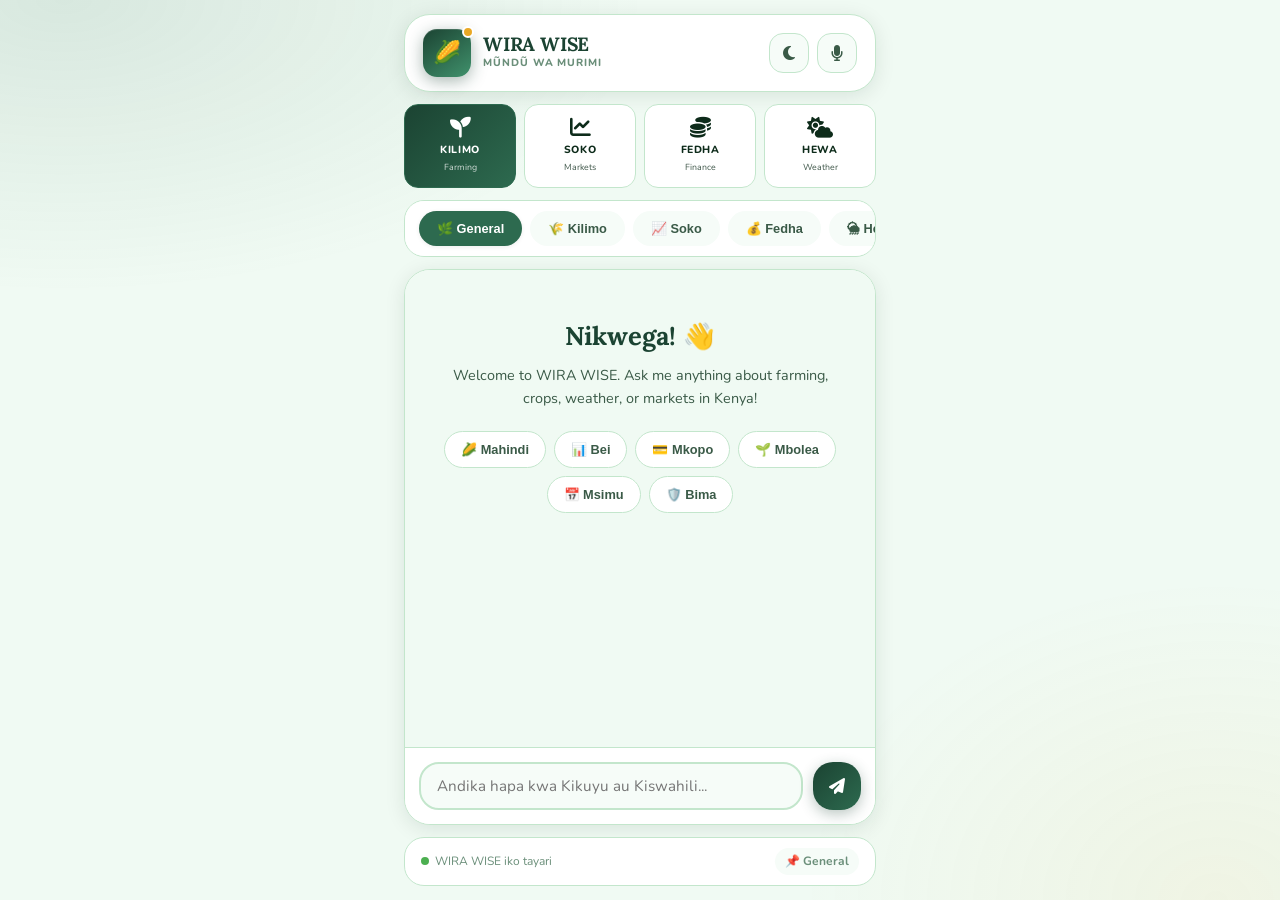
<file: frontend/index.html>
<!DOCTYPE html>
<html lang="sw" dir="ltr">
<head>
    <meta charset="UTF-8">
    <meta name="viewport" content="width=device-width, initial-scale=1.0, maximum-scale=5.0, user-scalable=yes">
    <meta name="theme-color" content="#1b4332">
    <meta name="description" content="WIRA WISE - Mũndũ wa Murimi | Kikuyu Agricultural Assistant">
    <title>WIRA WISE – Mũndũ wa Murimi</title>
    <link rel="preconnect" href="https://fonts.googleapis.com">
    <link href="https://fonts.googleapis.com/css2?family=Lora:ital,wght@0,400;0,600;0,700;1,400&family=Nunito:wght@400;600;700;800;900&display=swap" rel="stylesheet">
    <link rel="stylesheet" href="https://cdnjs.cloudflare.com/ajax/libs/font-awesome/6.4.0/css/all.min.css">
    <style>
        /* ═══════════════════════════════════════════
           DESIGN TOKENS - WIRA WISE BLENDED DESIGN
        ═══════════════════════════════════════════ */
        :root {
            --c-moss:   #1b4332;
            --c-fern:   #2d6a4f;
            --c-leaf:   #40916c;
            --c-sage:   #74c69d;
            --c-mist:   #b7e4c7;
            --c-dew:    #d8f3dc;
            --c-gold:   #e9a825;
            --c-amber:  #f4a261;
            --kenya-red: #DC143C;
            
            --bg:           #f0faf3;
            --bg-alt:       #e4f4e9;
            --surface:      #ffffff;
            --surface-alt:  #f6fcf8;
            --border:       #c3e6cc;
            --border-hi:    #74c69d;
            --tx-1:         #0d2b1a;
            --tx-2:         #3a5a47;
            --tx-3:         #6b8f7a;
            --tx-inv:       #ffffff;
            --accent:       #2d6a4f;
            --accent-glow:  rgba(45,106,79,0.18);
            
            --sh-sm: 0 1px 4px rgba(13,43,26,0.08);
            --sh-md: 0 4px 20px rgba(13,43,26,0.10);
            --sh-lg: 0 8px 40px rgba(13,43,26,0.14);
            
            --r-sm: 8px;
            --r-md: 14px;
            --r-lg: 20px;
            --r-xl: 26px;
            --r-f:  999px;
            
            --ease: cubic-bezier(0.16,1,0.3,1);
            --tf:   150ms;
            --tb:   260ms;
            --ts:   420ms;
        }

        [data-theme="dark"] {
            --bg:          #0a1f12;
            --bg-alt:      #0d2419;
            --surface:     #112b1a;
            --surface-alt: #0f2416;
            --border:      #1e4a2a;
            --border-hi:   #2d6a4f;
            --tx-1:        #e8f5ec;
            --tx-2:        #9ed4b2;
            --tx-3:        #5e9e78;
            --sh-md:       0 4px 20px rgba(0,0,0,0.4);
            --sh-lg:       0 8px 40px rgba(0,0,0,0.5);
            --accent-glow: rgba(116,198,157,0.14);
        }

        * { box-sizing: border-box; margin: 0; padding: 0; }
        html { font-size: 16px; scroll-behavior: smooth; }
        body {
            font-family: 'Nunito',system-ui,sans-serif;
            background: var(--bg);
            color: var(--tx-1);
            line-height: 1.6;
            min-height: 100vh;
            transition: background var(--tb) var(--ease), color var(--tb) var(--ease);
            overflow-x: hidden;
        }
        
        /* Background effects */
        body::before {
            content: '';
            position: fixed;
            inset: 0;
            z-index: 0;
            pointer-events: none;
            background:
                radial-gradient(ellipse 70% 50% at 5% 0%, rgba(45,106,79,0.12) 0%, transparent 65%),
                radial-gradient(ellipse 50% 55% at 95% 100%, rgba(233,168,37,0.07) 0%, transparent 65%);
        }

        /* ═══════════════════════════════════════════
           APP CONTAINER
        ═══════════════════════════════════════════ */
        .app {
            position: relative;
            z-index: 1;
            max-width: 500px;
            margin: 0 auto;
            padding: 14px;
            display: flex;
            flex-direction: column;
            gap: 12px;
            min-height: 100vh;
        }

        /* ═══════════════════════════════════════════
           HEADER
        ═══════════════════════════════════════════ */
        .header {
            background: var(--surface);
            border: 1.5px solid var(--border);
            border-radius: var(--r-xl);
            box-shadow: var(--sh-md);
            padding: 14px 18px;
            display: flex;
            align-items: center;
            justify-content: space-between;
            animation: fadeDown var(--ts) var(--ease) both;
        }
        
        @keyframes fadeDown {
            from { opacity: 0; transform: translateY(-10px); }
            to { opacity: 1; transform: none; }
        }

        .brand {
            display: flex;
            align-items: center;
            gap: 12px;
        }

        .logo-box {
            position: relative;
            width: 48px;
            height: 48px;
            flex-shrink: 0;
        }

        .logo-face {
            width: 48px;
            height: 48px;
            background: linear-gradient(145deg, var(--c-moss), var(--c-leaf));
            border-radius: 14px;
            display: flex;
            align-items: center;
            justify-content: center;
            font-size: 1.4rem;
            box-shadow: 0 4px 16px rgba(27,67,50,0.38), inset 0 1px 0 rgba(255,255,255,0.15);
            transition: transform var(--tb) var(--ease);
        }

        .logo-box:hover .logo-face {
            transform: rotate(-5deg) scale(1.06);
        }

        .logo-dot {
            position: absolute;
            top: -3px;
            right: -3px;
            width: 12px;
            height: 12px;
            background: var(--c-gold);
            border-radius: 50%;
            border: 2px solid var(--surface);
            animation: pulseDot 2.4s ease-in-out infinite;
        }

        @keyframes pulseDot {
            0%, 100% { transform: scale(1); opacity: 1; }
            50% { transform: scale(1.35); opacity: 0.7; }
        }

        .brand-text h1 {
            font-family: 'Lora', Georgia, serif;
            font-size: 1.2rem;
            font-weight: 700;
            color: var(--c-moss);
            line-height: 1.1;
            letter-spacing: -0.01em;
        }

        .brand-text p {
            font-size: 0.65rem;
            color: var(--tx-3);
            font-weight: 800;
            text-transform: uppercase;
            letter-spacing: 0.09em;
        }

        .header-actions {
            display: flex;
            align-items: center;
            gap: 8px;
        }

        .icon-btn {
            width: 40px;
            height: 40px;
            border: 1.5px solid var(--border);
            border-radius: var(--r-md);
            background: var(--surface-alt);
            color: var(--tx-2);
            display: flex;
            align-items: center;
            justify-content: center;
            cursor: pointer;
            transition: all var(--tb) var(--ease);
            font-size: 1rem;
        }

        .icon-btn:hover {
            border-color: var(--border-hi);
            color: var(--accent);
        }

        .icon-btn.active {
            background: var(--accent);
            border-color: var(--accent);
            color: var(--tx-inv);
        }

        /* ═══════════════════════════════════════════
           FEATURE CARDS
        ═══════════════════════════════════════════ */
        .features {
            display: grid;
            grid-template-columns: repeat(4, 1fr);
            gap: 8px;
            animation: fadeUp var(--ts) var(--ease) 100ms both;
        }
        
        @keyframes fadeUp {
            from { opacity: 0; transform: translateY(10px); }
            to { opacity: 1; transform: none; }
        }

        .feature-card {
            background: var(--surface);
            border: 1.5px solid var(--border);
            border-radius: var(--r-md);
            padding: 12px 8px;
            text-align: center;
            cursor: pointer;
            transition: all var(--tb) var(--ease);
        }

        .feature-card:hover {
            border-color: var(--border-hi);
            transform: translateY(-2px);
            box-shadow: var(--sh-md);
        }

        .feature-card.active {
            background: linear-gradient(135deg, var(--c-moss), var(--c-fern));
            border-color: var(--c-fern);
            color: white;
        }

        .feature-card i {
            font-size: 1.3rem;
            margin-bottom: 4px;
            display: block;
        }

        .feature-card h3 {
            font-size: 0.65rem;
            font-weight: 800;
            text-transform: uppercase;
            letter-spacing: 0.05em;
        }

        .feature-card p {
            font-size: 0.55rem;
            opacity: 0.8;
            margin-top: 2px;
        }

        /* ═══════════════════════════════════════════
           TOPICS BAR
        ═══════════════════════════════════════════ */
        .topics {
            display: flex;
            gap: 8px;
            padding: 10px 14px;
            background: var(--surface);
            border: 1.5px solid var(--border);
            border-radius: var(--r-lg);
            overflow-x: auto;
            scrollbar-width: none;
        }
        
        .topics::-webkit-scrollbar { display: none; }

        .topic-btn {
            padding: 8px 16px;
            border: none;
            border-radius: var(--r-f);
            background: var(--surface-alt);
            color: var(--tx-2);
            font-size: 0.8rem;
            font-weight: 700;
            cursor: pointer;
            white-space: nowrap;
            transition: all var(--tb) var(--ease);
            border: 2px solid transparent;
        }

        .topic-btn.active {
            background: var(--c-fern);
            color: white;
            box-shadow: var(--sh-sm);
        }

        .topic-btn:hover:not(.active) {
            border-color: var(--border-hi);
        }

        /* ═══════════════════════════════════════════
           CHAT WINDOW
        ═══════════════════════════════════════════ */
        .chat-window {
            flex: 1;
            background: var(--surface);
            border: 1.5px solid var(--border);
            border-radius: var(--r-xl);
            box-shadow: var(--sh-md);
            overflow: hidden;
            display: flex;
            flex-direction: column;
            min-height: 400px;
        }

        .messages {
            flex: 1;
            overflow-y: auto;
            padding: 16px;
            background: var(--bg);
            display: flex;
            flex-direction: column;
            gap: 12px;
        }

        .message {
            max-width: 82%;
            padding: 12px 16px;
            border-radius: 18px;
            font-size: 0.9rem;
            line-height: 1.5;
            animation: msgIn 0.3s ease;
        }
        
        @keyframes msgIn {
            from { opacity: 0; transform: translateY(8px) scale(0.96); }
            to { opacity: 1; transform: translateY(0) scale(1); }
        }

        .message.user {
            align-self: flex-end;
            background: linear-gradient(135deg, var(--c-moss), var(--c-fern));
            color: white;
            border-bottom-right-radius: 4px;
            box-shadow: 0 4px 12px rgba(27,67,50,0.3);
        }

        .message.bot {
            align-self: flex-start;
            background: var(--surface);
            color: var(--tx-1);
            border: 1px solid var(--border);
            border-bottom-left-radius: 4px;
            box-shadow: var(--sh-sm);
        }

        .message.typing {
            background: var(--surface-alt);
            color: var(--tx-3);
            font-style: italic;
        }

        /* ═══════════════════════════════════════════
           WELCOME SCREEN
        ═══════════════════════════════════════════ */
        .welcome {
            text-align: center;
            padding: 30px 20px;
            animation: fadeUp var(--ts) var(--ease) both;
        }
        
        .welcome h2 {
            font-family: 'Lora', serif;
            color: var(--c-moss);
            font-size: 1.6rem;
            margin-bottom: 8px;
        }
        
        .welcome p {
            color: var(--tx-2);
            margin-bottom: 20px;
            font-size: 0.9rem;
        }
        
        .quick-actions {
            display: flex;
            flex-wrap: wrap;
            gap: 8px;
            justify-content: center;
        }
        
        .quick-btn {
            padding: 10px 16px;
            border: 1.5px solid var(--border);
            border-radius: var(--r-f);
            background: var(--surface);
            color: var(--tx-2);
            font-size: 0.8rem;
            font-weight: 700;
            cursor: pointer;
            transition: all var(--tb) var(--ease);
        }
        
        .quick-btn:hover {
            border-color: var(--c-fern);
            color: var(--c-fern);
            transform: translateY(-2px);
            box-shadow: var(--sh-md);
        }

        /* ═══════════════════════════════════════════
           INPUT AREA
        ═══════════════════════════════════════════ */
        .input-row {
            padding: 14px;
            background: var(--surface);
            border-top: 1.5px solid var(--border);
            display: flex;
            gap: 10px;
            align-items: flex-end;
        }

        .input-row textarea {
            flex: 1;
            padding: 12px 16px;
            border: 2px solid var(--border);
            border-radius: var(--r-lg);
            font-size: 0.95rem;
            font-family: inherit;
            resize: none;
            max-height: 100px;
            outline: none;
            transition: border-color var(--tb) var(--ease);
            background: var(--surface-alt);
            color: var(--tx-1);
        }

        .input-row textarea:focus {
            border-color: var(--c-fern);
        }

        .send-btn {
            width: 48px;
            height: 48px;
            border: none;
            border-radius: var(--r-lg);
            background: linear-gradient(135deg, var(--c-moss), var(--c-fern));
            color: white;
            font-size: 1rem;
            cursor: pointer;
            transition: all var(--tb) var(--ease);
            box-shadow: 0 4px 14px rgba(27,67,50,0.3);
            display: flex;
            align-items: center;
            justify-content: center;
        }

        .send-btn:hover {
            transform: translateY(-2px);
            box-shadow: 0 6px 20px rgba(27,67,50,0.4);
        }

        .send-btn:active {
            transform: scale(0.96);
        }

        .send-btn:disabled {
            background: #ccc;
            cursor: not-allowed;
            transform: none;
            box-shadow: none;
        }

        /* ═══════════════════════════════════════════
           STATUS BAR
        ═══════════════════════════════════════════ */
        .status-bar {
            padding: 10px 16px;
            background: var(--surface);
            border: 1.5px solid var(--border);
            border-radius: var(--r-lg);
            font-size: 0.75rem;
            color: var(--tx-3);
            display: flex;
            justify-content: space-between;
            align-items: center;
        }

        .status-left {
            display: flex;
            align-items: center;
            gap: 6px;
        }

        .status-dot {
            width: 8px;
            height: 8px;
            background: #4CAF50;
            border-radius: 50%;
            animation: pulseDot 2s infinite;
        }

        .topic-badge {
            background: var(--surface-alt);
            padding: 4px 10px;
            border-radius: var(--r-f);
            font-weight: 700;
        }

        /* Hide elements */
        .hidden { display: none !important; }
        
        /* Scrollbar */
        ::-webkit-scrollbar { width: 6px; }
        ::-webkit-scrollbar-track { background: transparent; }
        ::-webkit-scrollbar-thumb { background: var(--border); border-radius: 3px; }
        ::-webkit-scrollbar-thumb:hover { background: var(--border-hi); }
    </style>
</head>
<body>

<div class="app">
    <!-- Header -->
    <header class="header">
        <div class="brand">
            <div class="logo-box">
                <div class="logo-face">🌽</div>
                <div class="logo-dot"></div>
            </div>
            <div class="brand-text">
                <h1>WIRA WISE</h1>
                <p>Mũndũ wa Murimi</p>
            </div>
        </div>
        <div class="header-actions">
            <button class="icon-btn" id="themeBtn" onclick="toggleTheme()" title="Theme">
                <i class="fas fa-moon"></i>
            </button>
            <button class="icon-btn" id="voiceBtn" title="Voice Mode">
                <i class="fas fa-microphone"></i>
            </button>
        </div>
    </header>

    <!-- Feature Cards -->
    <div class="features">
        <div class="feature-card active" data-feature="general">
            <i class="fas fa-seedling"></i>
            <h3>Kilimo</h3>
            <p>Farming</p>
        </div>
        <div class="feature-card" data-feature="market">
            <i class="fas fa-chart-line"></i>
            <h3>Soko</h3>
            <p>Markets</p>
        </div>
        <div class="feature-card" data-feature="finance">
            <i class="fas fa-coins"></i>
            <h3>Fedha</h3>
            <p>Finance</p>
        </div>
        <div class="feature-card" data-feature="weather">
            <i class="fas fa-cloud-sun"></i>
            <h3>Hewa</h3>
            <p>Weather</p>
        </div>
    </div>

    <!-- Topics -->
    <div class="topics">
        <button class="topic-btn active" data-topic="general">🌿 General</button>
        <button class="topic-btn" data-topic="farming">🌾 Kilimo</button>
        <button class="topic-btn" data-topic="market">📈 Soko</button>
        <button class="topic-btn" data-topic="finance">💰 Fedha</button>
        <button class="topic-btn" data-topic="weather">🌦 Hewa</button>
    </div>

    <!-- Chat Window -->
    <div class="chat-window">
        <div class="messages" id="messages">
            <div class="welcome" id="welcome">
                <h2>Nikwega! 👋</h2>
                <p>Welcome to WIRA WISE. Ask me anything about farming, crops, weather, or markets in Kenya!</p>
                <div class="quick-actions">
                    <button class="quick-btn" data-msg="Niambie kuhusu kilimo cha mahindi">🌽 Mahindi</button>
                    <button class="quick-btn" data-msg="Bei za soko leo ni gani?">📊 Bei</button>
                    <button class="quick-btn" data-msg="Nitawezaje kupata mkopo?">💳 Mkopo</button>
                    <button class="quick-btn" data-msg="Mbolea gani nzuri?">🌱 Mbolea</button>
                    <button class="quick-btn" data-msg="Wakati wa kupanda?">📅 Msimu</button>
                    <button class="quick-btn" data-msg="Bima ya mazao">🛡️ Bima</button>
                </div>
            </div>
        </div>

        <!-- Input -->
        <div class="input-row">
            <textarea id="messageInput" rows="1" placeholder="Andika hapa kwa Kikuyu au Kiswahili..." 
                      onkeydown="if(event.key==='Enter' && !event.shiftKey) { event.preventDefault(); sendMessage(); }"></textarea>
            <button class="send-btn" id="sendBtn" onclick="sendMessage()">
                <i class="fas fa-paper-plane"></i>
            </button>
        </div>
    </div>

    <!-- Status -->
    <div class="status-bar">
        <div class="status-left">
            <span class="status-dot"></span>
            <span>WIRA WISE iko tayari</span>
        </div>
        <span class="topic-badge" id="topicBadge">📌 General</span>
    </div>
</div>

<script>
    const API_BASE = 'http://localhost:8000/api/v1';
    let sessionId = null;
    let currentTopic = 'general';

    const messagesDiv = document.getElementById('messages');
    const input = document.getElementById('messageInput');
    const sendBtn = document.getElementById('sendBtn');
    const topicBadge = document.getElementById('topicBadge');
    const welcome = document.getElementById('welcome');
    const themeBtn = document.getElementById('themeBtn');

    // Initialize session
    async function init() {
        try {
            const resp = await fetch(`${API_BASE}/session/create`, {
                method: 'POST',
                headers: { 'Content-Type': 'application/json' }
            });
            const data = await resp.json();
            sessionId = data.session_id;
            console.log('Session:', sessionId);
        } catch (e) {
            console.error('Session error:', e);
        }
    }
    init();

    // Toggle theme
    function toggleTheme() {
        const html = document.documentElement;
        if (html.getAttribute('data-theme') === 'dark') {
            html.setAttribute('data-theme', 'light');
            themeBtn.innerHTML = '<i class="fas fa-moon"></i>';
        } else {
            html.setAttribute('data-theme', 'dark');
            themeBtn.innerHTML = '<i class="fas fa-sun"></i>';
        }
    }

    // Send message
    async function sendMessage() {
        const text = input.value.trim();
        if (!text) return;

        if (welcome) welcome.classList.add('hidden');
        
        addMessage(text, 'user');
        input.value = '';
        input.style.height = 'auto';
        
        sendBtn.disabled = true;
        showTyping();

        try {
            const isAgri = isAgricultureQuery(text);
            const endpoint = isAgri ? '/chat/agriculture' : '/chat/text';

            const resp = await fetch(`${API_BASE}${endpoint}`, {
                method: 'POST',
                headers: { 'Content-Type': 'application/json' },
                body: JSON.stringify({
                    text: text,
                    session_id: sessionId,
                    generate_audio: false
                })
            });

            const data = await resp.json();
            hideTyping();

            const botText = data.response_text || data.response || 'Ndicũraga.';
            addMessage(botText, 'bot');

        } catch (e) {
            hideTyping();
            addMessage('Kosa lililotokea.', 'bot');
            console.error(e);
        }

        sendBtn.disabled = false;
        input.focus();
    }

    // Add message
    function addMessage(text, sender) {
        const div = document.createElement('div');
        div.className = `message ${sender}`;
        div.textContent = text;
        messagesDiv.appendChild(div);
        messagesDiv.scrollTop = messagesDiv.scrollHeight;
    }

    // Typing
    function showTyping() {
        const div = document.createElement('div');
        div.className = 'message bot typing';
        div.id = 'typing';
        div.textContent = '...';
        messagesDiv.appendChild(div);
        messagesDiv.scrollTop = messagesDiv.scrollHeight;
    }

    function hideTyping() {
        const t = document.getElementById('typing');
        if (t) t.remove();
    }

    // Check agriculture
    function isAgricultureQuery(text) {
        const keywords = ['crop', 'crops', 'plant', 'farm', 'agriculture', 'harvest', 
            'soil', 'seed', 'fertilizer', 'pest', 'disease', 'rain', 'irrigation',
            'maize', 'wheat', 'beans', 'coffee', 'potato', 'vegetable', 'cabbage',
            'waru', 'mboga', 'ira', 'ngima', 'kuhamba', 'kurima', 'kuvuna', 'mbolea',
            'kilimo', 'soko', 'bei', 'mkopo', 'bima', 'msimu', 'mahindi', 'cafe',
            'irrigation', 'weather', 'climate'];
        const lower = text.toLowerCase();
        return keywords.some(k => lower.includes(k));
    }

    // Feature cards
    document.querySelectorAll('.feature-card').forEach(card => {
        card.addEventListener('click', () => {
            document.querySelectorAll('.feature-card').forEach(c => c.classList.remove('active'));
            card.classList.add('active');
        });
    });

    // Topic buttons
    document.querySelectorAll('.topic-btn').forEach(btn => {
        btn.addEventListener('click', () => {
            document.querySelectorAll('.topic-btn').forEach(b => b.classList.remove('active'));
            btn.classList.add('active');
            currentTopic = btn.dataset.topic;
            const ico = {general:'🌿',farming:'🌾',market:'📈',finance:'💰',weather:'🌦'};
            const nm = {general:'General',farming:'Kilimo',market:'Soko',finance:'Fedha',weather:'Hewa'};
            topicBadge.textContent = `${ico[currentTopic]} ${nm[currentTopic]}`;
        });
    });

    // Quick buttons
    document.querySelectorAll('.quick-btn').forEach(btn => {
        btn.addEventListener('click', () => {
            input.value = btn.dataset.msg;
            sendMessage();
        });
    });

    // Auto-resize textarea
    input.addEventListener('input', () => {
        input.style.height = 'auto';
        input.style.height = Math.min(input.scrollHeight, 100) + 'px';
    });
</script>

</body>
</html>
</file>
